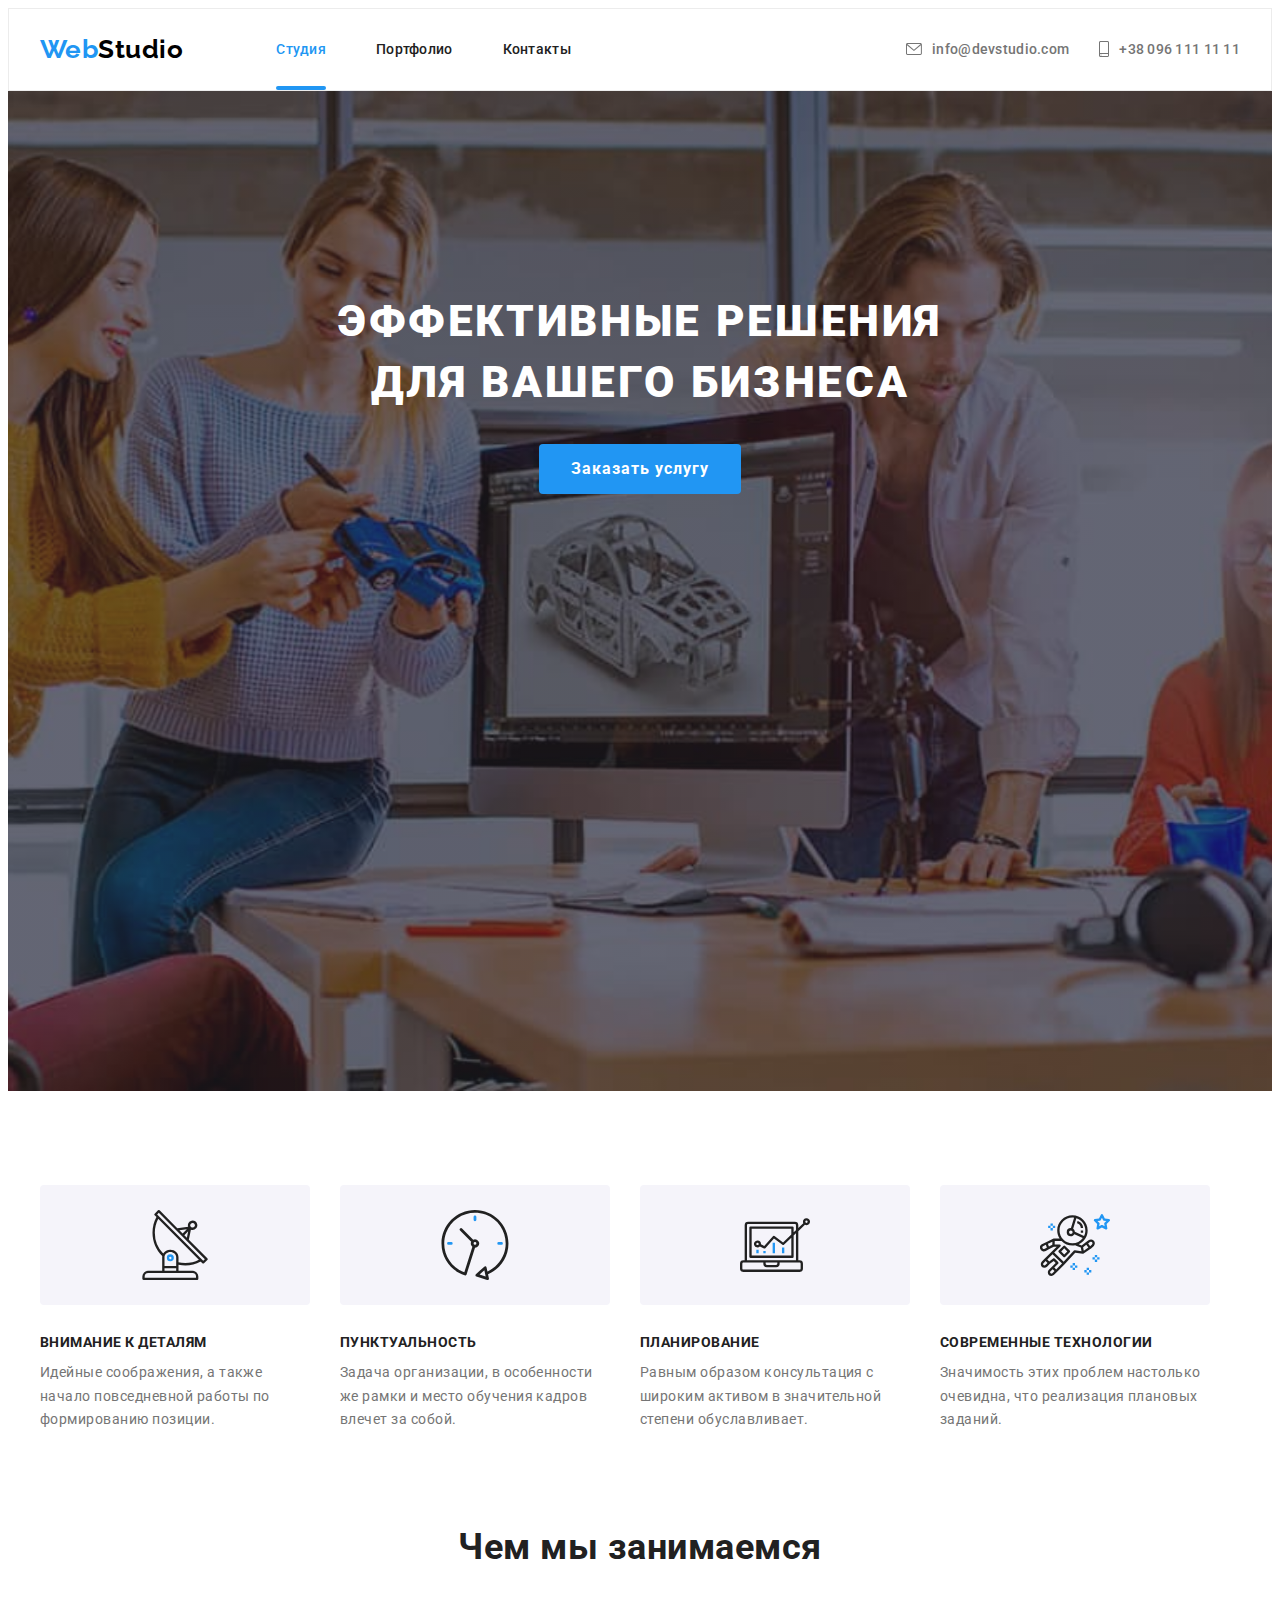
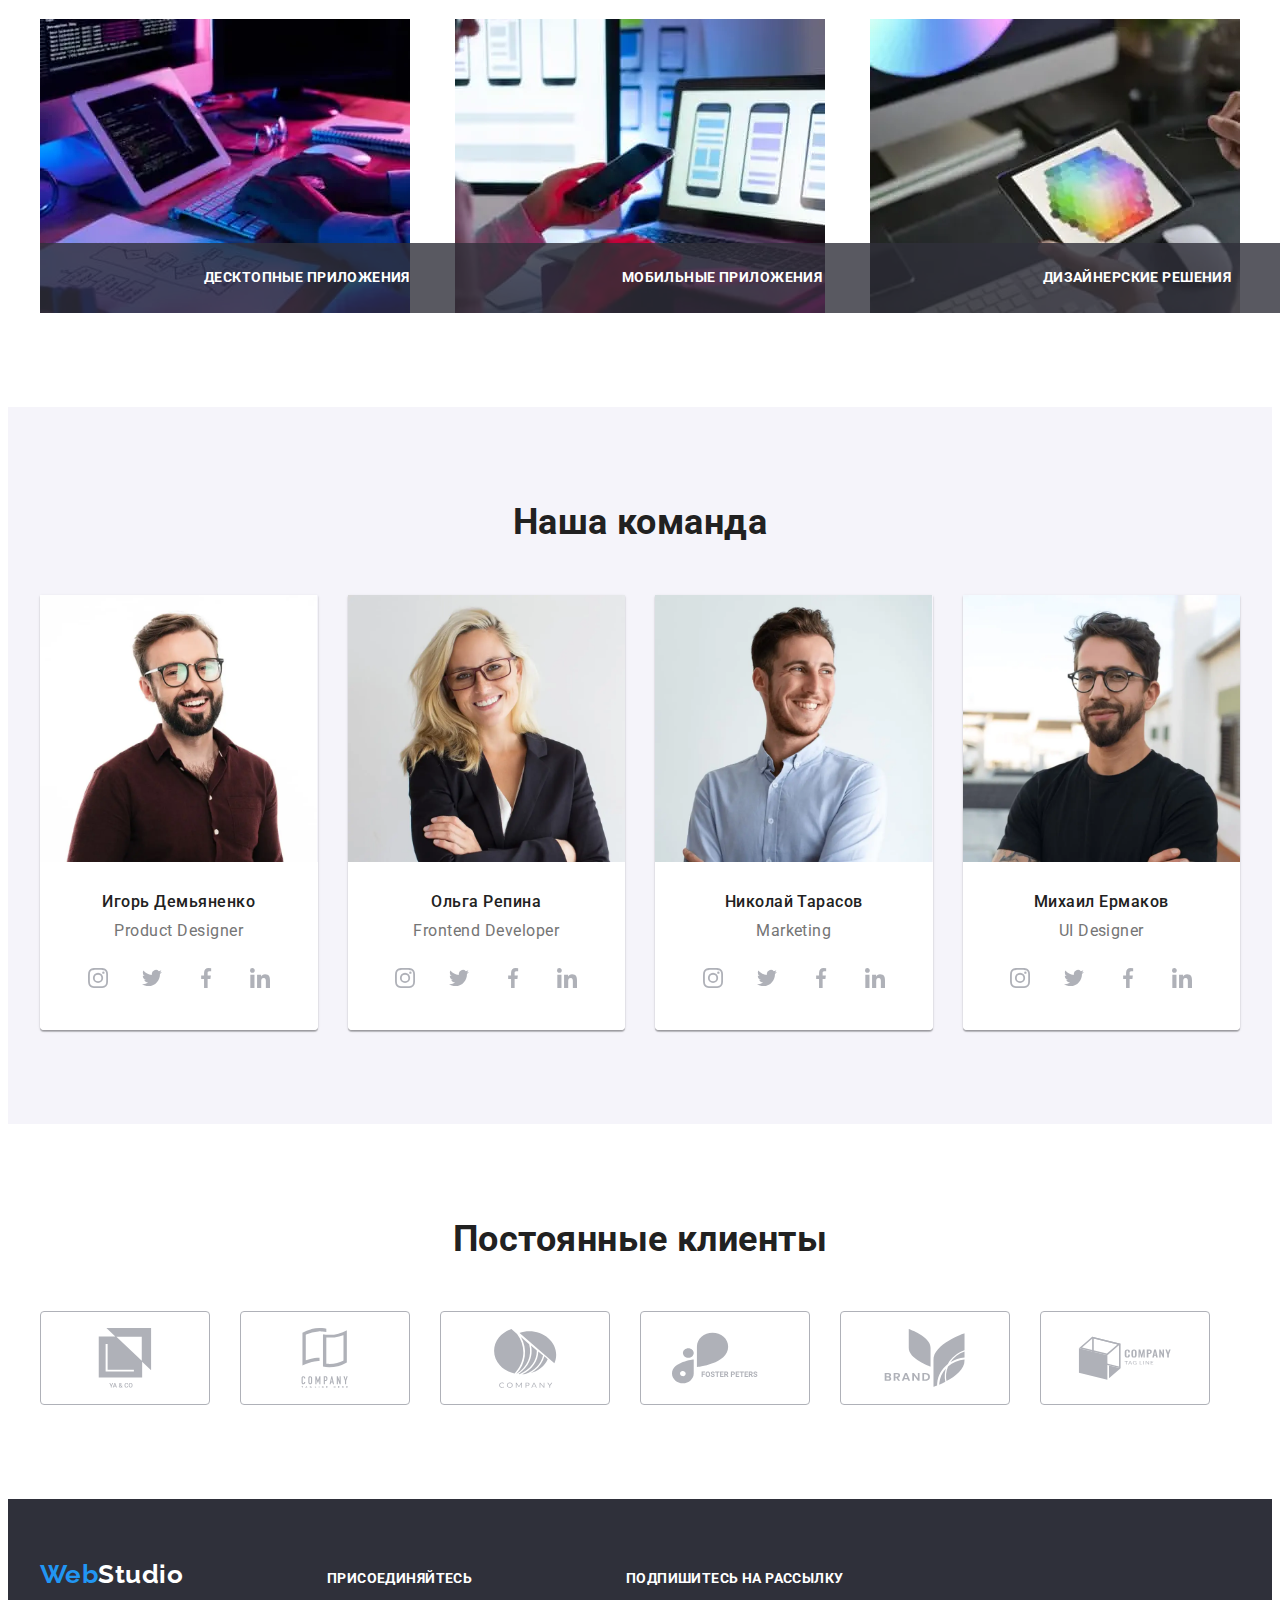
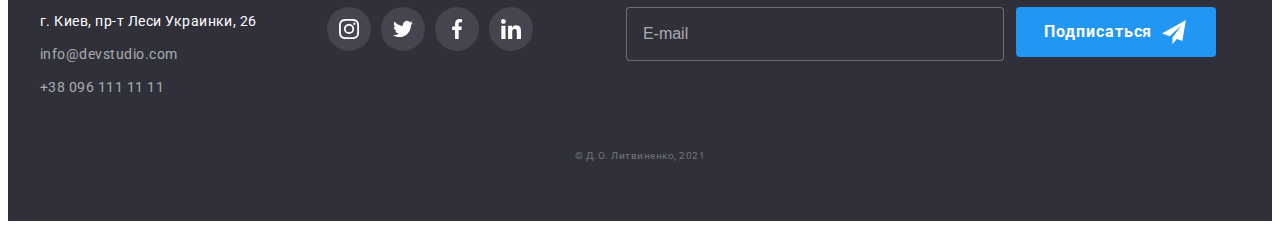
<file: index.html>
<!DOCTYPE html>
<html lang="ru">

<head>
    <meta charset="UTF-8">
    <meta name="viewport" content="width=device-width, initial-scale=1.0">
    <title>WebStudio</title>
    <link rel="preconnect" href="https://fonts.gstatic.com">
    <link rel="stylesheet" href="https://cdnjs.cloudflare.com/ajax/libs/animate.css/4.1.1/animate.min.css" />
    <link
        href="https://fonts.googleapis.com/css2?family=Raleway:wght@700&family=Roboto:wght@400;500;700;900&display=swap"
        rel="stylesheet">
    <link rel="stylesheet" href="https://cdnjs.cloudflare.com/ajax/libs/modern-normalize/1.0.0/modern-normalize.min.css"
        integrity="sha512-ISS7cAi1PEhQ8jnbJpJZMd29NlhNj4AWYyLOSp2CE/CsHxTCu+r+t0D2yoJudVrd0/8fTVPUVDzY5Tvli75u/g=="
        crossorigin="anonymous" />
    <link rel="stylesheet" href="./css/main.min.css">
</head>

<body>

    <!-- Header -->
    <header class="page-header">
        <div class="container header-container">
            <a href="./index.html" class="logo page-header__logo animate__rubberBand">
                <span class="logo__web">Web</span>Studio
            </a>

            <button class="mobile-button" type="button" data-menu-button aria-expanded="false"
                aria-controls="menu-container">
                <svg class="mobile-button__icon" width="24" height="16" aria-label="Переключатель мобильного меню">
                    <use class="mobile-button__menu" href="./img/symbol-defs.svg#menu-icon"></use>
                    <use class="mobile-button__cross" href="./img/symbol-defs.svg#cross"></use>
                </svg>
            </button>

            <div class="menu-container" id="menu-container" data-menu>
                <nav class="page-nav">
                    <ul class="page-nav__list list">
                        <li class="page-nav__item">
                            <a href="./index.html" class="page-nav__link page-nav--current">Студия</a>
                        </li>
                        <li class="page-nav__item">
                            <a href="./portfolio.html" class="page-nav__link">Портфолио</a>
                        </li>
                        <li class="page-nav__item">
                            <a href="#!" class="page-nav__link">Контакты</a>
                        </li>
                    </ul>
                </nav>

                <ul class="contacts list">
                    <li class="contacts__item">
                        <a href="mailto:info@devstudio.com" class="contacts__link">
                            <svg class="contacts__icon" width="16" height="12">
                                <use href="./img/symbol-defs.svg#envelope"></use>
                            </svg>
                            info@devstudio.com
                        </a>
                    </li>
                    <li class="contacts__item">
                        <a href="tel:+380961111111" class="contacts__link">
                            <svg class="contacts__icon" width="10" height="16">
                                <use href="./img/symbol-defs.svg#smartphone"></use>
                            </svg>
                            +38 096 111 11 11
                        </a>
                    </li>
                </ul>
                <ul class="social-menu list">
                    <li class="social-menu__item">
                        <a href="https://www.instagram.com/" target="_blank" rel="noopener noreferrer"
                            class="social-menu__link link" aria-label="instagram">
                            Instagram
                        </a>
                    </li>
                    <li class="social-menu__item">
                        <a href="https://twitter.com/" target="_blank" rel="noopener noreferrer"
                            class="social-menu__link link" aria-label="twitter">
                            Twitter
                        </a>
                    </li>
                    <li class="social-menu__item">
                        <a href="https://www.facebook.com/" target="_blank" rel="noopener noreferrer"
                            class="social-menu__link link" aria-label="facebook">
                            Facebook
                        </a>
                    </li>
                    <li class="social-menu__item">
                        <a href="https://www.linkedin.com/" target="_blank" rel="noopener noreferrer"
                            class="social-menu__link link" aria-label="linkedin">
                            LinkedIn
                        </a>
                    </li>
                </ul>
            </div>
        </div>
    </header>

    <main>
        <!-- Hero section -->
        <section class="hero-section">
            <h1 class="hero-section__title">Эффективные решения <br> для вашего бизнеса</h1>
            <button data-modal-open type="button" class="hero-section__button">Заказать услугу</button>
        </section>

        <!-- Benefits -->
        <section class="benefits section-padding">
            <div class="container">
                <h2 class="visually-hidden">Особенности</h2>
                <ul class="benefits-list list">
                    <li class="benefits-list__item">
                        <div class="benefits-list__container">
                            <svg class="benefits-list__icon" width="70" height="70">
                                <use href="./img/symbol-defs.svg#antenna-icon"></use>
                            </svg>
                        </div>
                        <h3 class="benefits-list__title">Внимание к деталям</h3>
                        <p class="benefits-list__text">Идейные соображения, а также начало повседневной работы по
                            формированию позиции.</p>
                    </li>

                    <li class="benefits-list__item">
                        <div class="benefits-list__container">
                            <svg class="benefits-list__icon" width="70" height="70">
                                <use href="./img/symbol-defs.svg#clock-icon"></use>
                            </svg>
                        </div>
                        <h3 class="benefits-list__title">Пунктуальность</h3>
                        <p class="benefits-list__text">Задача организации, в особенности же рамки и место обучения
                            кадров влечет за собой.</p>
                    </li>

                    <li class="benefits-list__item">
                        <div class="benefits-list__container">
                            <svg class="benefits-list__icon" width="70" height="70">
                                <use href="./img/symbol-defs.svg#diagram-icon"></use>
                            </svg>
                        </div>
                        <h3 class="benefits-list__title">Планирование</h3>
                        <p class="benefits-list__text">Равным образом консультация с широким активом в значительной
                            степени обуславливает.</p>
                    </li>

                    <li class="benefits-list__item">
                        <div class="benefits-list__container">
                            <svg class="benefits-list__icon" width="70" height="70">
                                <use href="./img/symbol-defs.svg#astronaut-icon"></use>
                            </svg>
                        </div>
                        <h3 class="benefits-list__title">Современные технологии</h3>
                        <p class="benefits-list__text">Значимость этих проблем настолько очевидна, что реализация
                            плановых заданий.</p>
                    </li>
                </ul>
            </div>
        </section>

        <!-- What we're doing -->
        <section class="occupation">
            <div class="container">
                <h2 class="occupation__title">Чем мы занимаемся</h2>
                <ul class="occupation-list list">
                    <li class="occupation-list__item">
                        <div class="occupation-list__thumb">
                            <picture class="occupation-list__picture">
                                <source srcset="./img/box1.webp 1x, ./img/box1@2x.webp 2x" media="(min-width: 1200px)"
                                    type="image/webp">
                                <source srcset="./img/box1.jpg 1x, ./img/box1@2x.jpg 2x" media="(min-width: 1200px)">
                                <img class="occupation-list__image" src="#" alt="Десктопные приложения" width="370"
                                    height="294">
                            </picture>
                            <p class="occupation-list__text">Десктопные приложения</p>
                        </div>
                    </li>
                    <li class="occupation-list__item">
                        <div class="occupation-list__thumb">
                            <picture class="occupation-list__picture">
                                <source srcset="./img/box2.webp 1x, ./img/box2@2x.webp 2x" media="(min-width: 1200px)"
                                    type="image/webp">
                                <source srcset="./img/box2.jpg 1x, ./img/box2@2x.jpg 2x" media="(min-width: 1200px)">
                                <img class="occupation-list__image" src="#" alt="Десктопные приложения" width="370"
                                    height="294">
                            </picture>
                            <p class="occupation-list__text">Мобильные приложения</p>
                        </div>
                    </li>
                    <li class="occupation-list__item">
                        <div class="occupation-list__thumb">
                            <picture class="occupation-list__picture">
                                <source srcset="./img/box3.webp 1x, ./img/box3@2x.webp 2x" media="(min-width: 1200px)"
                                    type="image/webp">
                                <source srcset="./img/box3.jpg 1x, ./img/box3@2x.jpg 2x" media="(min-width: 1200px)">
                                <img class="occupation-list__image" src="#" alt="Десктопные приложения" width="370"
                                    height="294">
                            </picture>
                            <p class="occupation-list__text">Дизайнерские решения</p>
                        </div>
                    </li>
                </ul>
            </div>
        </section>


        <!-- Our Team -->
        <section class="team section-padding">
            <div class="container">
                <h2 class="team__title">Наша команда</h2>
                <ul class="team-card list">
                    <li class="team-card__item">
                        <picture class="team-card__picture">
                            <source srcset="./img/team/teambox1-desktop.webp 1x, ./img/team/teambox1-desktop@2x.webp 2x"
                                media="(min-width: 1200px)" type="image/webp">
                            <source srcset="./img/team/teambox1-desktop.jpg 1x, ./img/team/teambox1-desktop@2x.jpg 2x"
                                media="(min-width: 1200px)">
                            <source srcset="./img/team/teambox1-tablet.webp 1x, ./img/team/teambox1-tablet@2x.webp 2x"
                                media="(min-width: 768px)" type="image/webp">
                            <source srcset="./img/team/teambox1-tablet.jpg 1x, ./img/team/teambox1-tablet@2x.jpg 2x"
                                media="(min-width: 768px)">
                            <source srcset="./img/team/teambox1-mobile.webp 1x, ./img/team/teambox1-mobile@2x.webp 2x"
                                media="(max-width: 767px)" type="image/webp">
                            <source srcset="./img/team/teambox1-mobile.jpg 1x, ./img/team/teambox1-mobile@2x.jpg 2x"
                                media="(max-width: 767px)">
                            <img class="team-card__image" src="./img/team/teambox1-mobile.jpg" alt="Игорь Демьяненко">
                        </picture>
                        <div class="team-card__desc">
                            <h3 class="team-card__name">Игорь Демьяненко</h3>
                            <p class="team-card__text" lang="en">Product Designer</p>

                            <ul class="social-network list">
                                <li class="social-network__item">
                                    <a href="https://www.instagram.com/" target="_blank" rel="noopener noreferrer"
                                        class="social-network__link" aria-label="instagram">
                                        <svg class="social-network__icon" width="20" height="20">
                                            <use href="./img/symbol-defs.svg#instagram"></use>
                                        </svg>
                                    </a>
                                </li>
                                <li class="social-network__item">
                                    <a href="https://twitter.com/" target="_blank" rel="noopener noreferrer"
                                        class="social-network__link" aria-label="twitter">
                                        <svg class="social-network__icon" width="20" height="20">
                                            <use href="./img/symbol-defs.svg#twitter"></use>
                                        </svg>
                                    </a>
                                </li>
                                <li class="social-network__item">
                                    <a href="https://www.facebook.com/" target="_blank" rel="noopener noreferrer"
                                        class="social-network__link" aria-label="facebook">
                                        <svg class="social-network__icon" width="20" height="20">
                                            <use href="./img/symbol-defs.svg#facebook"></use>
                                        </svg>
                                    </a>
                                </li>
                                <li class="social-network__item">
                                    <a href="https://www.linkedin.com/" target="_blank" rel="noopener noreferrer"
                                        class="social-network__link" aria-label="linkedin">
                                        <svg class="social-network__icon" width="20" height="20">
                                            <use href="./img/symbol-defs.svg#linkedin"></use>
                                        </svg>
                                    </a>
                                </li>
                            </ul>
                        </div>

                    </li>

                    <li class="team-card__item">
                        <picture class="team-card__picture">
                            <source srcset="./img/team/teambox2-desktop.webp 1x, ./img/team/teambox2-desktop@2x.webp 2x"
                                media="(min-width: 1200px)" type="image/webp">
                            <source srcset="./img/team/teambox2-desktop.jpg 1x, ./img/team/teambox2-desktop@2x.jpg 2x"
                                media="(min-width: 1200px)">
                            <source srcset="./img/team/teambox2-tablet.webp 1x, ./img/team/teambox2-tablet@2x.webp 2x"
                                media="(min-width: 768px)" type="image/webp">
                            <source srcset="./img/team/teambox2-tablet.jpg 1x, ./img/team/teambox2-tablet@2x.jpg 2x"
                                media="(min-width: 768px)">
                            <source srcset="./img/team/teambox2-mobile.webp 1x, ./img/team/teambox2-mobile@2x.webp 2x"
                                media="(max-width: 767px)" type="image/webp">
                            <source srcset="./img/team/teambox2-mobile.jpg 1x, ./img/team/teambox2-mobile@2x.jpg 2x"
                                media="(max-width: 767px)">
                            <img class="team-card__image" src="./img/team/teambox2-mobile.jpg" alt="Ольга Репина">
                        </picture>

                        <div class="team-card__desc">
                            <h3 class="team-card__name">Ольга Репина</h3>
                            <p class="team-card__text" lang="en">Frontend Developer</p>

                            <ul class="social-network list">
                                <li class="social-network__item">
                                    <a href="https://www.instagram.com/" target="_blank" rel="noopener noreferrer"
                                        class="social-network__link" aria-label="instagram">
                                        <svg class="social-network__icon" width="20" height="20">
                                            <use href="./img/symbol-defs.svg#instagram"></use>
                                        </svg>
                                    </a>
                                </li>
                                <li class="social-network__item">
                                    <a href="https://twitter.com/" target="_blank" rel="noopener noreferrer"
                                        class="social-network__link" aria-label="twitter">
                                        <svg class="social-network__icon" width="20" height="20">
                                            <use href="./img/symbol-defs.svg#twitter"></use>
                                        </svg>
                                    </a>
                                </li>
                                <li class="social-network__item">
                                    <a href="https://www.facebook.com/" target="_blank" rel="noopener noreferrer"
                                        class="social-network__link" aria-label="facebook">
                                        <svg class="social-network__icon" width="20" height="20">
                                            <use href="./img/symbol-defs.svg#facebook"></use>
                                        </svg>
                                    </a>
                                </li>
                                <li class="social-network__item">
                                    <a href="https://www.linkedin.com/" target="_blank" rel="noopener noreferrer"
                                        class="social-network__link" aria-label="linkedin">
                                        <svg class="social-network__icon" width="20" height="20">
                                            <use href="./img/symbol-defs.svg#linkedin"></use>
                                        </svg>
                                    </a>
                                </li>
                            </ul>
                        </div>
                    </li>

                    <li class="team-card__item">
                        <picture class="team-card__picture">
                            <source srcset="./img/team/teambox3-desktop.webp 1x, ./img/team/teambox3-desktop@2x.webp 2x"
                                media="(min-width: 1200px)" type="image/webp">
                            <source srcset="./img/team/teambox3-desktop.jpg 1x, ./img/team/teambox3-desktop@2x.jpg 2x"
                                media="(min-width: 1200px)">
                            <source srcset="./img/team/teambox3-tablet.webp 1x, ./img/team/teambox3-tablet@2x.webp 2x"
                                media="(min-width: 768px)" type="image/webp">
                            <source srcset="./img/team/teambox3-tablet.jpg 1x, ./img/team/teambox3-tablet@2x.jpg 2x"
                                media="(min-width: 768px)">
                            <source srcset="./img/team/teambox3-mobile.webp 1x, ./img/team/teambox3-mobile@2x.webp 2x"
                                media="(max-width: 767px)" type="image/webp">
                            <source srcset="./img/team/teambox3-mobile.jpg 1x, ./img/team/teambox3-mobile@2x.jpg 2x"
                                media="(max-width: 767px)">
                            <img class="team-card__image" src="./img/team/teambox3-mobile.jpg" alt="Николай Тарасов">
                        </picture>

                        <div class="team-card__desc">
                            <h3 class="team-card__name">Николай Тарасов</h3>
                            <p class="team-card__text" lang="en">Marketing</p>

                            <ul class="social-network list">
                                <li class="social-network__item">
                                    <a href="https://www.instagram.com/" target="_blank" rel="noopener noreferrer"
                                        class="social-network__link" aria-label="instagram">
                                        <svg class="social-network__icon" width="20" height="20">
                                            <use href="./img/symbol-defs.svg#instagram"></use>
                                        </svg>
                                    </a>
                                </li>
                                <li class="social-network__item">
                                    <a href="https://twitter.com/" target="_blank" rel="noopener noreferrer"
                                        class="social-network__link" aria-label="twitter">
                                        <svg class="social-network__icon" width="20" height="20">
                                            <use href="./img/symbol-defs.svg#twitter"></use>
                                        </svg>
                                    </a>
                                </li>
                                <li class="social-network__item">
                                    <a href="https://www.facebook.com/" target="_blank" rel="noopener noreferrer"
                                        class="social-network__link" aria-label="facebook">
                                        <svg class="social-network__icon" width="20" height="20">
                                            <use href="./img/symbol-defs.svg#facebook"></use>
                                        </svg>
                                    </a>
                                </li>
                                <li class="social-network__item">
                                    <a href="https://www.linkedin.com/" target="_blank" rel="noopener noreferrer"
                                        class="social-network__link" aria-label="linkedin">
                                        <svg class="social-network__icon" width="20" height="20">
                                            <use href="./img/symbol-defs.svg#linkedin"></use>
                                        </svg>
                                    </a>
                                </li>
                            </ul>
                        </div>
                    </li>

                    <li class="team-card__item">
                        <picture class="team-card__picture">
                            <source srcset="./img/team/teambox4-desktop.webp 1x, ./img/team/teambox4-desktop@2x.webp 2x"
                                media="(min-width: 1200px)" type="image/webp">
                            <source srcset="./img/team/teambox4-desktop.jpg 1x, ./img/team/teambox4-desktop@2x.jpg 2x"
                                media="(min-width: 1200px)">
                            <source srcset="./img/team/teambox4-tablet.webp 1x, ./img/team/teambox4-tablet@2x.webp 2x"
                                media="(min-width: 768px)" type="image/webp">
                            <source srcset="./img/team/teambox4-tablet.jpg 1x, ./img/team/teambox4-tablet@2x.jpg 2x"
                                media="(min-width: 768px)">
                            <source srcset="./img/team/teambox4-mobile.webp 1x, ./img/team/teambox4-mobile@2x.webp 2x"
                                media="(max-width: 767px)" type="image/webp">
                            <source srcset="./img/team/teambox4-mobile.jpg 1x, ./img/team/teambox4-mobile@2x.jpg 2x"
                                media="(max-width: 767px)">
                            <img class="team-card__image" src="./img/team/teambox4-mobile.jpg" alt="Михаил Ермаков">
                        </picture>

                        <div class="team-card__desc">
                            <h3 class="team-card__name">Михаил Ермаков</h3>
                            <p class="team-card__text" lang="en">UI Designer</p>

                            <ul class="social-network list">
                                <li class="social-network__item">
                                    <a href="https://www.instagram.com/" target="_blank" rel="noopener noreferrer"
                                        class="social-network__link" aria-label="instagram">
                                        <svg class="social-network__icon" width="20" height="20">
                                            <use href="./img/symbol-defs.svg#instagram"></use>
                                        </svg>
                                    </a>
                                </li>
                                <li class="social-network__item">
                                    <a href="https://twitter.com/" target="_blank" rel="noopener noreferrer"
                                        class="social-network__link" aria-label="twitter">
                                        <svg class="social-network__icon" width="20" height="20">
                                            <use href="./img/symbol-defs.svg#twitter"></use>
                                        </svg>
                                    </a>
                                </li>
                                <li class="social-network__item">
                                    <a href="https://www.facebook.com/" target="_blank" rel="noopener noreferrer"
                                        class="social-network__link" aria-label="facebook">
                                        <svg class="social-network__icon" width="20" height="20">
                                            <use href="./img/symbol-defs.svg#facebook"></use>
                                        </svg>
                                    </a>
                                </li>
                                <li class="social-network__item">
                                    <a href="https://www.linkedin.com/" target="_blank" rel="noopener noreferrer"
                                        class="social-network__link" aria-label="linkedin">
                                        <svg class="social-network__icon" width="20" height="20">
                                            <use href="./img/symbol-defs.svg#linkedin"></use>
                                        </svg>
                                    </a>
                                </li>
                            </ul>
                        </div>
                    </li>
                </ul>
            </div>
        </section>

        <!-- Regular Customers -->
        <section class="regular-customers section-padding">
            <div class="container">
                <h2 class="regular-customers__title">Постоянные клиенты</h2>
                <ul class="customers list">
                    <li class="customers__item">
                        <a href="#!" class="customers__link" aria-label="Клиент 1">
                            <svg class="customers__icon" width="106" height="60">
                                <use href="./img/symbol-defs.svg#client-1"></use>
                            </svg>
                        </a>
                    </li>
                    <li class="customers__item">
                        <a href="#!" class="customers__link" aria-label="Клиент 2">
                            <svg class="customers__icon" width="106" height="60">
                                <use href="./img/symbol-defs.svg#client-2"></use>
                            </svg>
                        </a>
                    </li>
                    <li class="customers__item">
                        <a href="#!" class="customers__link" aria-label="Клиент 3">
                            <svg class="customers__icon" width="106" height="60">
                                <use href="./img/symbol-defs.svg#client-3"></use>
                            </svg>
                        </a>
                    </li>
                    <li class="customers__item">
                        <a href="#!" class="customers__link" aria-label="Клиент 4">
                            <svg class="customers__icon" width="106" height="60">
                                <use href="./img/symbol-defs.svg#client-4"></use>
                            </svg>
                        </a>
                    </li>
                    <li class="customers__item">
                        <a href="#!" class="customers__link" aria-label="Клиент 5">
                            <svg class="customers__icon" width="106" height="60">
                                <use href="./img/symbol-defs.svg#client-5"></use>
                            </svg>
                        </a>
                    </li>
                    <li class="customers__item">
                        <a href="#!" class="customers__link" aria-label="Клиент 6">
                            <svg class="customers__icon" width="94" height="44">
                                <use href="./img/symbol-defs.svg#client-6"></use>
                            </svg>
                        </a>
                    </li>
                </ul>
            </div>
        </section>
    </main>

    <!-- Footer -->
    <footer class="page-footer">
        <div class="container page-footer--container">
            <div class="wrapper">
                <div class="address-container">
                    <a href="./index.html" class="logo page-footer--logo animate__rubberBand">
                        <span class="logo__web">Web</span>Studio
                    </a>

                    <address class="address">
                        <ul class="address-list list">
                            <li class="address-list__item">
                                <a href="https://goo.gl/maps/jZqZyX6BY9Eupkvq6" target="_blank"
                                    rel="noopener noreferrer" class="address-list__link address-list--link">
                                    г. Киев, пр-т Леси Украинки, 26
                                </a>
                            </li>
                            <li class="address-list__item">
                                <a href="mailto:info@devstudio.com" class="address-list__link">
                                    info@devstudio.com
                                </a>
                            </li>
                            <li class="address-list__item">
                                <a href="tel:+380961111111" class="address-list__link">
                                    +38 096 111 11 11
                                </a>
                            </li>
                        </ul>
                    </address>
                </div>
                <div class="join">
                    <b class="join__title">Присоединяйтесь</b>
                    <ul class="social list">
                        <li class="social__item">
                            <a href="https://www.instagram.com/" target="_blank" rel="noopener noreferrer"
                                class="social__link" aria-label="intagram">
                                <svg class="social__icon" width="20" height="20">
                                    <use href="./img/symbol-defs.svg#instagram"></use>
                                </svg>
                            </a>
                        </li>
                        <li class="social__item">
                            <a href="https://twitter.com/" target="_blank" rel="noopener noreferrer"
                                class="social__link" aria-label="twitter">
                                <svg class="social__icon" width="20" height="20">
                                    <use href="./img/symbol-defs.svg#twitter"></use>
                                </svg>
                            </a>
                        </li>
                        <li class="social__item">
                            <a href="https://www.facebook.com/" target="_blank" rel="noopener noreferrer"
                                class="social__link" aria-label="facebook">
                                <svg class="social__icon" width="20" height="20">
                                    <use href="./img/symbol-defs.svg#facebook"></use>
                                </svg>
                            </a>
                        </li>
                        <li class="social__item">
                            <a href="https://www.linkedin.com/" target="_blank" rel="noopener noreferrer"
                                class="social__link" aria-label="linkedin">
                                <svg class="social__icon" width="20" height="20">
                                    <use href="./img/symbol-defs.svg#linkedin"></use>
                                </svg>
                            </a>
                        </li>
                    </ul>
                </div>
            </div>
            <form class="subscribe">
                <label for="e-mail" class="subscribe__title">Подпишитесь на рассылку</label>
                <div class="subscribe-form">
                    <input class="subscribe-form__input" type="email" name="subscribe-email" id="e-mail"
                        placeholder="E-mail" required>
                    <button class="subscribe-form__button" type="submit">
                        Подписаться
                        <svg class="subscribe-form__icon" width="24" height="24">
                            <use href="./img/symbol-defs.svg#icon-send"></use>
                        </svg>
                    </button>
                </div>
            </form>
        </div>
        <p class="copy-right"> &#169 Д.О. Литвиненко, 2021</p>
    </footer>

    <!-- Modal Window -->
    <div data-modal class="backdrop is-hidden">
        <div class="modal-window">
            <button data-modal-close class="modal-button" type="button">
                <svg class="modal-button__icon" width="18" height="18">
                    <use href="./img/symbol-defs.svg#close-btn"></use>
                </svg>
            </button>

            <form action="#!" method="GET" class="modal-form">
                <b class="modal-form__title">Оставьте свои данные, мы вам перезвоним</b>
                <label class="modal-form__label">
                    Имя*
                    <span class="modal-form__field">
                        <input type="text" class="modal-form__input" name="user-name" required minlength="2">
                        <svg class="modal-form__icon" width="18" height="18">
                            <use href="./img/symbol-defs.svg#person-name"></use>
                        </svg>
                    </span>
                </label>

                <label class="modal-form__label">
                    Телефон*
                    <span class="modal-form__field">
                        <input type="tel" class="modal-form__input" name="user-phone" required
                            pattern="[0-9]{3}-[0-9]{3}-[0-9]{2}-[0-9]{2}" title="096-111-11-11">
                        <svg class="modal-form__icon" width="18" height="18">
                            <use href="./img/symbol-defs.svg#person-phone"></use>
                        </svg>
                    </span>
                </label>

                <label class="modal-form__label">
                    Почта*
                    <span class="modal-form__field">
                        <input type="email" class="modal-form__input" name="user-email" required>
                        <svg class="modal-form__icon" width="18" height="18">
                            <use href="./img/symbol-defs.svg#person-email"></use>
                        </svg>
                    </span>
                </label>

                <label for="comment" class="modal-form__label modal-form--label">
                    Комментарий
                    <textarea name="user-comment" class="modal-form__input modal-form--textarea" id="comment" rows="10"
                        placeholder="Введите текст"></textarea>
                </label>

                <input type="checkbox" class="form-checkbox visually-hidden" id="checkbox" name="user-policy" required>
                <label for="checkbox" class="form-checkbox-policy">Соглашаюсь с рассылкой и принимаю <a href="#!"
                        class="form-checkbox-policy__link">Условия договора</a> </label>
                <button class="form-button" type="submit">Отправить</button>
            </form>
        </div>
    </div>

    <script src="./js/menu.js"></script>
    <script src="./js/modal.js"></script>
</body>
</html>
</file>
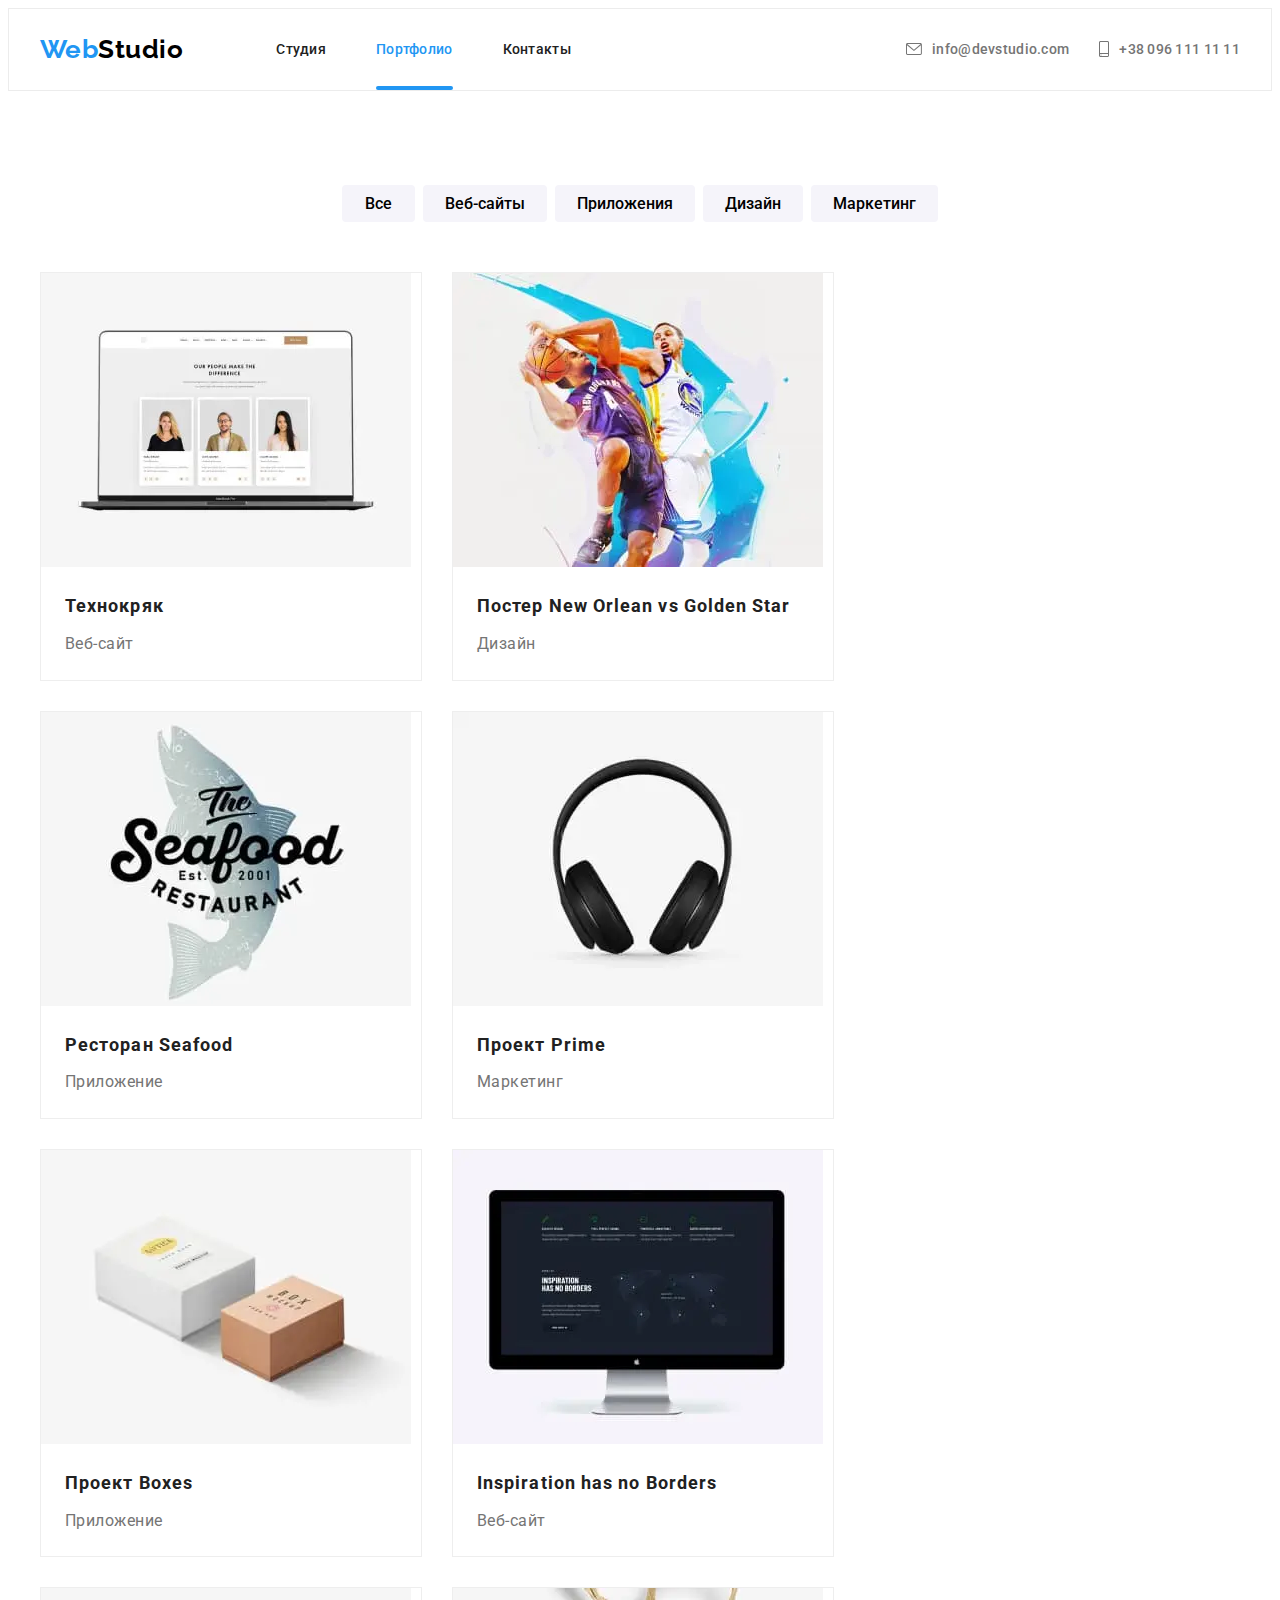
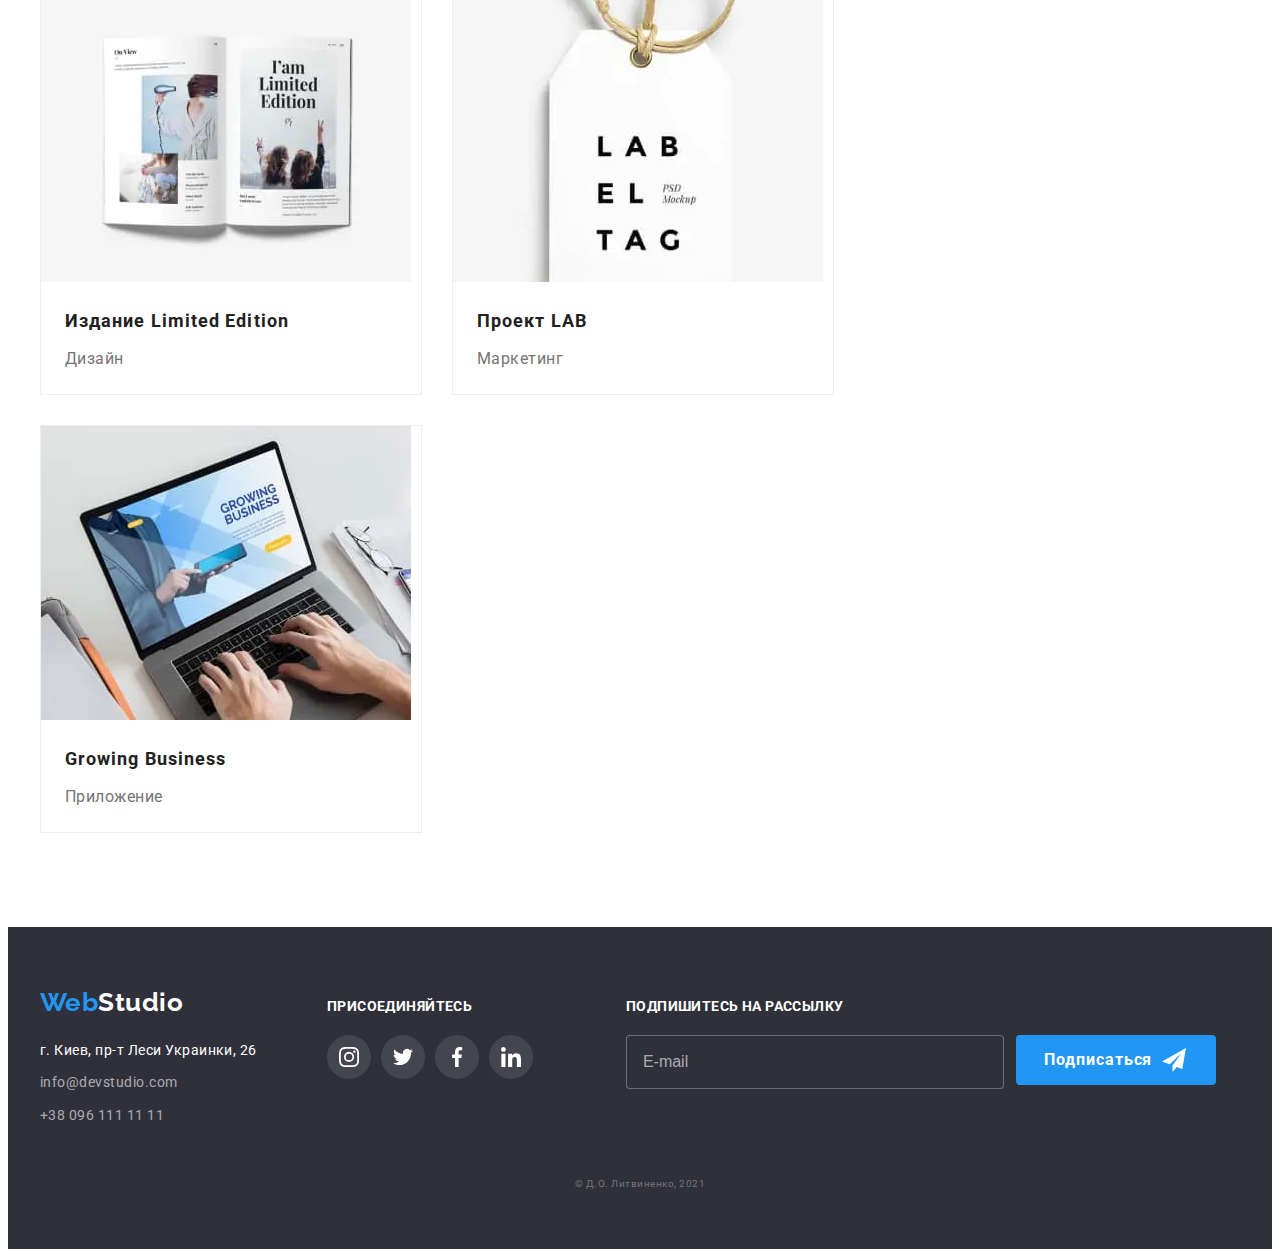
<file: portfolio.html>
<!DOCTYPE html>
<html lang="ru">

<head>
    <meta charset="UTF-8">
    <meta name="viewport" content="width=device-width, initial-scale=1.0">
    <title>Portfolio</title>
    <link rel="preconnect" href="https://fonts.gstatic.com">
    <link rel="stylesheet" href="https://cdnjs.cloudflare.com/ajax/libs/animate.css/4.1.1/animate.min.css" />
    <link
        href="https://fonts.googleapis.com/css2?family=Raleway:wght@700&family=Roboto:wght@400;500;700;900&display=swap"
        rel="stylesheet">
    <link rel="stylesheet" href="https://cdnjs.cloudflare.com/ajax/libs/modern-normalize/1.0.0/modern-normalize.min.css"
        integrity="sha512-ISS7cAi1PEhQ8jnbJpJZMd29NlhNj4AWYyLOSp2CE/CsHxTCu+r+t0D2yoJudVrd0/8fTVPUVDzY5Tvli75u/g=="
        crossorigin="anonymous" />
    <link rel="stylesheet" href="./css/main.min.css">
</head>

<body>

    <!-- Header -->
    <header class="page-header">
        <div class="container header-container">
            <a href="./index.html" class="logo page-header__logo animate__rubberBand">
                <span class="logo__web">Web</span>Studio
            </a>

            <button class="mobile-button" type="button" data-menu-button aria-expanded="false"
                aria-controls="menu-container">
                <svg class="mobile-button__icon" width="24" height="16" aria-label="Переключатель мобильного меню">
                    <use class="mobile-button__menu" href="./img/symbol-defs.svg#menu-icon"></use>
                    <use class="mobile-button__cross" href="./img/symbol-defs.svg#cross"></use>
                </svg>
            </button>

            <div class="menu-container" id="menu-container" data-menu>

                <nav class="page-nav">
                    <ul class="page-nav__list list">
                        <li class="page-nav__item">
                            <a href="./index.html" class="page-nav__link">Студия</a>
                        </li>
                        <li class="page-nav__item">
                            <a href="./portfolio.html" class="page-nav__link  page-nav--current">Портфолио</a>
                        </li>
                        <li class="page-nav__item">
                            <a href="#!" class="page-nav__link">Контакты</a>
                        </li>
                    </ul>
                </nav>

                <ul class="contacts list">
                    <li class="contacts__item">
                        <a href="mailto:info@devstudio.com" class="contacts__link">
                            <svg class="contacts__icon" width="16" height="12">
                                <use href="./img/symbol-defs.svg#envelope"></use>
                            </svg>
                            info@devstudio.com
                        </a>
                    </li>
                    <li class="contacts__item">
                        <a href="tel:+380961111111" class="contacts__link">
                            <svg class="contacts__icon" width="10" height="16">
                                <use href="./img/symbol-defs.svg#smartphone"></use>
                            </svg>
                            +38 096 111 11 11
                        </a>
                    </li>
                </ul>
                <ul class="social-menu list">
                    <li class="social-menu__item">
                        <a href="https://www.instagram.com/" target="_blank" rel="noopener noreferrer"
                            class="social-menu__link link" aria-label="instagram">
                            Instagram
                        </a>
                    </li>
                    <li class="social-menu__item">
                        <a href="https://twitter.com/" target="_blank" rel="noopener noreferrer"
                            class="social-menu__link link" aria-label="twitter">
                            Twitter
                        </a>
                    </li>
                    <li class="social-menu__item">
                        <a href="https://www.facebook.com/" target="_blank" rel="noopener noreferrer"
                            class="social-menu__link link" aria-label="facebook">
                            Facebook
                        </a>
                    </li>
                    <li class="social-menu__item">
                        <a href="https://www.linkedin.com/" target="_blank" rel="noopener noreferrer"
                            class="social-menu__link link" aria-label="linkedin">
                            LinkedIn
                        </a>
                    </li>
                </ul>
            </div>
        </div>
    </header>
    <main>
        <!-- Projects -->
        <section class="projects section-padding">
            <div class="container">
                <h1 class="visually-hidden">Портфолио</h1>
                <ul class="projects-filters list">
                    <li class="projects-filters__item">
                        <button class="projects-filters__button" type="button">Все</button>
                    </li>
                    <li class="projects-filters__item">
                        <button class="projects-filters__button" type="button">Веб-сайты</button>
                    </li>
                    <li class="projects-filters__item">
                        <button class="projects-filters__button" type="button">Приложения</button>
                    </li>
                    <li class="projects-filters__item">
                        <button class="projects-filters__button" type="button">Дизайн</button>
                    </li>
                    <li class="projects-filters__item">
                        <button class="projects-filters__button" type="button">Маркетинг</button>
                    </li>
                </ul>

                <ul class="projects-cards list">
                    <li class="projects-cards__item">
                        <a href="#!" class="projects-cards__link">
                            <div class="projects-cards__overlay">
                                <picture class="projects-card__picture">
                                    <source
                                        srcset="./img/projects/project1-desktop.webp 1x, ./img/projects/project1-desktop@2x.webp 2x"
                                        media="(min-width: 1200px)" type="image/webp">
                                    <source
                                        srcset="./img/projects/project1-desktop.jpg 1x, ./img/projects/project1-desktop@2x.jpg 2x"
                                        media="(min-width: 1200px)">
                                    <source
                                        srcset="./img/projects/project1-tablet.webp 1x, ./img/projects/project1-tablet@2x.webp 2x"
                                        media="(min-width: 768px)" type="image/webp">
                                    <source
                                        srcset="./img/projects/project1-tablet.jpg 1x, ./img/projects/project1-tablet@2x.jpg 2x"
                                        media="(min-width: 768px)">
                                    <source
                                        srcset="./img/projects/project1-mobile.webp 1x, ./img/projects/project1-mobile@2x.webp 2x"
                                        media="(max-width: 767px)" type="image/webp">
                                    <source
                                        srcset="./img/projects/project1-mobile.jpg 1x, ./img/projects/project1-mobile@2x.jpg 2x"
                                        media="(max-width: 767px)">
                                    <img class="projects-cards__image" src="./img/projects/project1-mobile.jpg"
                                        alt="Проект Технокряк">
                                </picture>

                                <p class="projects-cards__desc">
                                    Технокряк это современная площадка распространения коронавируса. Компании используют
                                    эту платформу для цифрового
                                    шпионажа и атак на защищённые сервера конкурентов.
                                </p>
                            </div>
                            <div class="projects-cards__content">
                                <h2 class="projects-cards__title">Технокряк</h2>
                                <p class="projects-cards__text">Веб-сайт</p>
                            </div>
                        </a>
                    </li>

                    <li class="projects-cards__item">
                        <a href="#!" class="projects-cards__link">
                            <div class="projects-cards__overlay">
                                <picture class="projects-card__picture">
                                    <source
                                        srcset="./img/projects/project2-desktop.webp 1x, ./img/projects/project2-desktop@2x.webp 2x"
                                        media="(min-width: 1200px)" type="image/webp">
                                    <source
                                        srcset="./img/projects/project2-desktop.jpg 1x, ./img/projects/project2-desktop@2x.jpg 2x"
                                        media="(min-width: 1200px)">
                                    <source
                                        srcset="./img/projects/project2-tablet.webp 1x, ./img/projects/project2-tablet@2x.webp 2x"
                                        media="(min-width: 768px)" type="image/webp">
                                    <source
                                        srcset="./img/projects/project2-tablet.jpg 1x, ./img/projects/project2-tablet@2x.jpg 2x"
                                        media="(min-width: 768px)">
                                    <source
                                        srcset="./img/projects/project2-mobile.webp 1x, ./img/projects/project2-mobile@2x.webp 2x"
                                        media="(max-width: 767px)" type="image/webp">
                                    <source
                                        srcset="./img/projects/project2-mobile.jpg 1x, ./img/projects/project2-mobile@2x.jpg 2x"
                                        media="(max-width: 767px)">
                                    <img class="projects-cards__image" src="./img/projects/project2-mobile.jpg"
                                        alt="Постер Новый Орлеан против Золотых звёзд">
                                </picture>

                                <p class="projects-cards__desc">
                                    Технокряк это современная площадка распространения коронавируса. Компании используют
                                    эту платформу для цифрового
                                    шпионажа и атак на защищённые сервера конкурентов.
                                </p>
                            </div>
                            <div class="projects-cards__content">
                                <h2 class="projects-cards__title">Постер New Orlean vs Golden Star</h2>
                                <p class="projects-cards__text">Дизайн</p>
                            </div>
                        </a>
                    </li>

                    <li class="projects-cards__item">
                        <a href="#!" class="projects-cards__link">
                            <div class="projects-cards__overlay">
                                <picture class="projects-card__picture">
                                    <source
                                        srcset="./img/projects/project3-desktop.webp 1x, ./img/projects/project3-desktop@2x.webp 2x"
                                        media="(min-width: 1200px)" type="image/webp">
                                    <source
                                        srcset="./img/projects/project3-desktop.jpg 1x, ./img/projects/project3-desktop@2x.jpg 2x"
                                        media="(min-width: 1200px)">
                                    <source
                                        srcset="./img/projects/project3-tablet.webp 1x, ./img/projects/project3-tablet@2x.webp 2x"
                                        media="(min-width: 768px)" type="image/webp">
                                    <source
                                        srcset="./img/projects/project3-tablet.jpg 1x, ./img/projects/project3-tablet@2x.jpg 2x"
                                        media="(min-width: 768px)">
                                    <source
                                        srcset="./img/projects/project3-mobile.webp 1x, ./img/projects/project3-mobile@2x.webp 2x"
                                        media="(max-width: 767px)" type="image/webp">
                                    <source
                                        srcset="./img/projects/project3-mobile.jpg 1x, ./img/projects/project3-mobile@2x.jpg 2x"
                                        media="(max-width: 767px)">
                                    <img class="projects-cards__image" src="./img/projects/project3-mobile.jpg"
                                        alt="Ресторан Морепродукты">
                                </picture>

                                <p class="projects-cards__desc">
                                    Технокряк это современная площадка распространения коронавируса. Компании используют
                                    эту платформу для цифрового
                                    шпионажа и атак на защищённые сервера конкурентов.
                                </p>
                            </div>
                            <div class="projects-cards__content">
                                <h2 class="projects-cards__title">Ресторан Seafood</h2>
                                <p class="projects-cards__text">Приложение</p>
                            </div>
                        </a>
                    </li>

                    <li class="projects-cards__item">
                        <a href="#!" class="projects-cards__link">
                            <div class="projects-cards__overlay">
                                <picture class="projects-card__picture">
                                    <source
                                        srcset="./img/projects/project4-desktop.webp 1x, ./img/projects/project4-desktop@2x.webp 2x"
                                        media="(min-width: 1200px)" type="image/webp">
                                    <source
                                        srcset="./img/projects/project4-desktop.jpg 1x, ./img/projects/project4-desktop@2x.jpg 2x"
                                        media="(min-width: 1200px)">
                                    <source
                                        srcset="./img/projects/project4-tablet.webp 1x, ./img/projects/project4-tablet@2x.webp 2x"
                                        media="(min-width: 768px)" type="image/webp">
                                    <source
                                        srcset="./img/projects/project4-tablet.jpg 1x, ./img/projects/project4-tablet@2x.jpg 2x"
                                        media="(min-width: 768px)">
                                    <source
                                        srcset="./img/projects/project4-mobile.webp 1x, ./img/projects/project4-mobile@2x.webp 2x"
                                        media="(max-width: 767px)" type="image/webp">
                                    <source
                                        srcset="./img/projects/project4-mobile.jpg 1x, ./img/projects/project4-mobile@2x.jpg 2x"
                                        media="(max-width: 767px)">
                                    <img class="projects-cards__image" src="./img/projects/project4-mobile.jpg"
                                        alt="Проект Начало">
                                </picture>

                                <p class="projects-cards__desc">
                                    Технокряк это современная площадка распространения коронавируса. Компании используют
                                    эту платформу для цифрового
                                    шпионажа и атак на защищённые сервера конкурентов.
                                </p>
                            </div>
                            <div class="projects-cards__content">
                                <h2 class="projects-cards__title">Проект Prime</h2>
                                <p class="projects-cards__text">Маркетинг</p>
                            </div>
                        </a>
                    </li>

                    <li class="projects-cards__item">
                        <a href="#!" class="projects-cards__link">
                            <div class="projects-cards__overlay">
                                <picture class="projects-card__picture">
                                    <source
                                        srcset="./img/projects/project5-desktop.webp 1x, ./img/projects/project5-desktop@2x.webp 2x"
                                        media="(min-width: 1200px)" type="image/webp">
                                    <source
                                        srcset="./img/projects/project5-desktop.jpg 1x, ./img/projects/project5-desktop@2x.jpg 2x"
                                        media="(min-width: 1200px)">
                                    <source
                                        srcset="./img/projects/project5-tablet.webp 1x, ./img/projects/project5-tablet@2x.webp 2x"
                                        media="(min-width: 768px)" type="image/webp">
                                    <source
                                        srcset="./img/projects/project5-tablet.jpg 1x, ./img/projects/project5-tablet@2x.jpg 2x"
                                        media="(min-width: 768px)">
                                    <source
                                        srcset="./img/projects/project5-mobile.webp 1x, ./img/projects/project5-mobile@2x.webp 2x"
                                        media="(max-width: 767px)" type="image/webp">
                                    <source
                                        srcset="./img/projects/project5-mobile.jpg 1x, ./img/projects/project5-mobile@2x.jpg 2x"
                                        media="(max-width: 767px)">
                                    <img class="projects-cards__image" src="./img/projects/project5-mobile.jpg"
                                        alt="Проект Коробки">
                                </picture>

                                <p class="projects-cards__desc">
                                    Технокряк это современная площадка распространения коронавируса. Компании используют
                                    эту платформу для цифрового
                                    шпионажа и атак на защищённые сервера конкурентов.
                                </p>
                            </div>
                            <div class="projects-cards__content">
                                <h2 class="projects-cards__title">Проект Boxes</h2>
                                <p class="projects-cards__text">Приложение</p>
                            </div>
                        </a>
                    </li>

                    <li class="projects-cards__item">
                        <a href="#!" class="projects-cards__link">
                            <div class="projects-cards__overlay">
                                <picture class="projects-card__picture">
                                    <source
                                        srcset="./img/projects/project6-desktop.webp 1x, ./img/projects/project6-desktop@2x.webp 2x"
                                        media="(min-width: 1200px)" type="image/webp">
                                    <source
                                        srcset="./img/projects/project6-desktop.jpg 1x, ./img/projects/project6-desktop@2x.jpg 2x"
                                        media="(min-width: 1200px)">
                                    <source
                                        srcset="./img/projects/project6-tablet.webp 1x, ./img/projects/project6-tablet@2x.webp 2x"
                                        media="(min-width: 768px)" type="image/webp">
                                    <source
                                        srcset="./img/projects/project6-tablet.jpg 1x, ./img/projects/project6-tablet@2x.jpg 2x"
                                        media="(min-width: 768px)">
                                    <source
                                        srcset="./img/projects/project6-mobile.webp 1x, ./img/projects/project6-mobile@2x.webp 2x"
                                        media="(max-width: 767px)" type="image/webp">
                                    <source
                                        srcset="./img/projects/project6-mobile.jpg 1x, ./img/projects/project6-mobile@2x.jpg 2x"
                                        media="(max-width: 767px)">
                                    <img class="projects-cards__image" src="./img/projects/project6-mobile.jpg"
                                        alt="Вдохновение не имеет границ">
                                </picture>

                                <p class="projects-cards__desc">
                                    Технокряк это современная площадка распространения коронавируса. Компании используют
                                    эту платформу для цифрового
                                    шпионажа и атак на защищённые сервера конкурентов.
                                </p>
                            </div>
                            <div class="projects-cards__content">
                                <h2 class="projects-cards__title">Inspiration has no Borders</h2>
                                <p class="projects-cards__text">Веб-сайт</p>
                            </div>
                        </a>
                    </li>

                    <li class="projects-cards__item">
                        <a href="#!" class="projects-cards__link">
                            <div class="projects-cards__overlay">
                                <picture class="projects-card__picture">
                                    <source
                                        srcset="./img/projects/project7-desktop.webp 1x, ./img/projects/project7-desktop@2x.webp 2x"
                                        media="(min-width: 1200px)" type="image/webp">
                                    <source
                                        srcset="./img/projects/project7-desktop.jpg 1x, ./img/projects/project7-desktop@2x.jpg 2x"
                                        media="(min-width: 1200px)">
                                    <source
                                        srcset="./img/projects/project7-tablet.webp 1x, ./img/projects/project7-tablet@2x.webp 2x"
                                        media="(min-width: 768px)" type="image/webp">
                                    <source
                                        srcset="./img/projects/project7-tablet.jpg 1x, ./img/projects/project7-tablet@2x.jpg 2x"
                                        media="(min-width: 768px)">
                                    <source
                                        srcset="./img/projects/project7-mobile.webp 1x, ./img/projects/project7-mobile@2x.webp 2x"
                                        media="(max-width: 767px)" type="image/webp">
                                    <source
                                        srcset="./img/projects/project7-mobile.jpg 1x, ./img/projects/project7-mobile@2x.jpg 2x"
                                        media="(max-width: 767px)">
                                    <img class="projects-cards__image" src="./img/projects/project7-mobile.jpg"
                                        alt="Издание ограниченная публикацыя">
                                </picture>

                                <p class="projects-cards__desc">
                                    Технокряк это современная площадка распространения коронавируса. Компании используют
                                    эту платформу для цифрового
                                    шпионажа и атак на защищённые сервера конкурентов.
                                </p>
                            </div>
                            <div class="projects-cards__content">
                                <h2 class="projects-cards__title">Издание Limited Edition</h2>
                                <p class="projects-cards__text">Дизайн</p>
                            </div>
                        </a>
                    </li>

                    <li class="projects-cards__item">
                        <a href="#!" class="projects-cards__link">
                            <div class="projects-cards__overlay">
                                <picture class="projects-card__picture">
                                    <source
                                        srcset="./img/projects/project8-desktop.webp 1x, ./img/projects/project8-desktop@2x.webp 2x"
                                        media="(min-width: 1200px)" type="image/webp">
                                    <source
                                        srcset="./img/projects/project8-desktop.jpg 1x, ./img/projects/project8-desktop@2x.jpg 2x"
                                        media="(min-width: 1200px)">
                                    <source
                                        srcset="./img/projects/project8-tablet.webp 1x, ./img/projects/project8-tablet@2x.webp 2x"
                                        media="(min-width: 768px)" type="image/webp">
                                    <source
                                        srcset="./img/projects/project8-tablet.jpg 1x, ./img/projects/project8-tablet@2x.jpg 2x"
                                        media="(min-width: 768px)">
                                    <source
                                        srcset="./img/projects/project8-mobile.webp 1x, ./img/projects/project8-mobile@2x.webp 2x"
                                        media="(max-width: 767px)" type="image/webp">
                                    <source
                                        srcset="./img/projects/project8-mobile.jpg 1x, ./img/projects/project8-mobile@2x.jpg 2x"
                                        media="(max-width: 767px)">
                                    <img class="projects-cards__image" src="./img/projects/project8-mobile.jpg"
                                        alt="Проект Лаб">
                                </picture>

                                <p class="projects-cards__desc">
                                    Технокряк это современная площадка распространения коронавируса. Компании используют
                                    эту платформу для цифрового
                                    шпионажа и атак на защищённые сервера конкурентов.
                                </p>
                            </div>
                            <div class="projects-cards__content">
                                <h2 class="projects-cards__title">Проект LAB</h2>
                                <p class="projects-cards__text">Маркетинг</p>
                            </div>
                        </a>
                    </li>

                    <li class="projects-cards__item">
                        <a href="#!" class="projects-cards__link">
                            <div class="projects-cards__overlay">
                                <picture class="projects-card__picture">
                                    <source
                                        srcset="./img/projects/project9-desktop.webp 1x, ./img/projects/project9-desktop@2x.webp 2x"
                                        media="(min-width: 1200px)" type="image/webp">
                                    <source
                                        srcset="./img/projects/project9-desktop.jpg 1x, ./img/projects/project9-desktop@2x.jpg 2x"
                                        media="(min-width: 1200px)">
                                    <source
                                        srcset="./img/projects/project9-tablet.webp 1x, ./img/projects/project9-tablet@2x.webp 2x"
                                        media="(min-width: 768px)" type="image/webp">
                                    <source
                                        srcset="./img/projects/project9-tablet.jpg 1x, ./img/projects/project9-tablet@2x.jpg 2x"
                                        media="(min-width: 768px)">
                                    <source
                                        srcset="./img/projects/project9-mobile.webp 1x, ./img/projects/project9-mobile@2x.webp 2x"
                                        media="(max-width: 767px)" type="image/webp">
                                    <source
                                        srcset="./img/projects/project9-mobile.jpg 1x, ./img/projects/project9-mobile@2x.jpg 2x"
                                        media="(max-width: 767px)">
                                    <img class="projects-cards__image" src="./img/projects/project9-mobile.jpg"
                                        alt="Приложение Растущий бизнес">
                                </picture>

                                <p class="projects-cards__desc">
                                    Технокряк это современная площадка распространения коронавируса. Компании используют
                                    эту платформу для цифрового
                                    шпионажа и атак на защищённые сервера конкурентов.
                                </p>
                            </div>
                            <div class="projects-cards__content">
                                <h2 class="projects-cards__title">Growing Business</h2>
                                <p class="projects-cards__text">Приложение</p>
                            </div>
                        </a>
                    </li>
                </ul>
            </div>
        </section>

    </main>

    <!-- Footer -->
    <footer class="page-footer">
        <div class="container page-footer--container">
            <div class="wrapper">
                <div class="address-container">
                    <a href="./index.html" class="logo page-footer--logo animate__rubberBand">
                        <span class="logo__web">Web</span>Studio
                    </a>

                    <address class="address">
                        <ul class="address-list list">
                            <li class="address-list__item">
                                <a href="https://goo.gl/maps/jZqZyX6BY9Eupkvq6" target="_blank"
                                    rel="noopener noreferrer" class="address-list__link address-list--link">
                                    г. Киев, пр-т Леси Украинки, 26
                                </a>
                            </li>
                            <li class="address-list__item">
                                <a href="mailto:info@devstudio.com" class="address-list__link">
                                    info@devstudio.com
                                </a>
                            </li>
                            <li class="address-list__item">
                                <a href="tel:+380961111111" class="address-list__link">
                                    +38 096 111 11 11
                                </a>
                            </li>
                        </ul>
                    </address>
                </div>
                <div class="join">
                    <b class="join__title">Присоединяйтесь</b>
                    <ul class="social list">
                        <li class="social__item">
                            <a href="https://www.instagram.com/" target="_blank" rel="noopener noreferrer"
                                class="social__link" aria-label="instagram">
                                <svg class="social__icon" width="20" height="20">
                                    <use href="./img/symbol-defs.svg#instagram"></use>
                                </svg>
                            </a>
                        </li>
                        <li class="social__item">
                            <a href="https://twitter.com/" target="_blank" rel="noopener noreferrer"
                                class="social__link" aria-label="twitter">
                                <svg class="social__icon" width="20" height="20">
                                    <use href="./img/symbol-defs.svg#twitter"></use>
                                </svg>
                            </a>
                        </li>
                        <li class="social__item">
                            <a href="https://www.facebook.com/" target="_blank" rel="noopener noreferrer"
                                class="social__link" aria-label="facebook">
                                <svg class="social__icon" width="20" height="20">
                                    <use href="./img/symbol-defs.svg#facebook"></use>
                                </svg>
                            </a>
                        </li>
                        <li class="social__item">
                            <a href="https://www.linkedin.com/" target="_blank" rel="noopener noreferrer"
                                class="social__link" aria-label="linkedin">
                                <svg class="social__icon" width="20" height="20">
                                    <use href="./img/symbol-defs.svg#linkedin"></use>
                                </svg>
                            </a>
                        </li>
                    </ul>
                </div>
            </div>
            <form class="subscribe">
                <label for="e-mail" class="subscribe__title">Подпишитесь на рассылку</label>
                <div class="subscribe-form">
                    <input class="subscribe-form__input" type="email" name="subscribe-email" id="e-mail"
                        placeholder="E-mail" required>
                    <button class="subscribe-form__button" type="submit">
                        Подписаться
                        <svg class="subscribe-form__icon" width="24" height="24">
                            <use href="./img/symbol-defs.svg#icon-send"></use>
                        </svg>
                    </button>
                </div>
            </form>
        </div>
        <p class="copy-right"> &#169 Д.О. Литвиненко, 2021</p>
    </footer>
    <script src="./js/menu.js"></script>
</body>

</html>
</file>
<file: css/main.min.css>
.visually-hidden{position:absolute !important;clip:rect(1px 1px 1px 1px);clip:rect(1px, 1px, 1px, 1px);padding:0 !important;border:0 !important;height:1px !important;width:1px !important;overflow:hidden}.form-button,.hero-section__button,.subscribe-form__button{font-family:inherit;font-weight:bold;font-size:16px;line-height:1.9;letter-spacing:0.06em;cursor:pointer;border-style:none;border-radius:4px}h1,h2,h3,h4,h5,h6,p{margin-top:0;margin-bottom:0}ul,ol{margin-top:0;margin-bottom:0;padding-left:0}img{display:block;max-width:100%;height:auto}body{color:#757575;background:#fff;font-family:Roboto,sans-serif;font-weight:normal;font-style:normal;letter-spacing:0.03em}body.modal-open,body.mobile-open{overflow:hidden}@media screen and (min-width: 768px){body.modal-open,body.mobile-open{overflow:auto}}.list{list-style:none}.link{text-decoration:none}.section-padding{padding-top:60px;padding-bottom:60px}@media screen and (min-width: 1200px){.section-padding{padding-top:94px;padding-bottom:94px}}.container{padding-left:15px;padding-right:15px;margin-left:auto;margin-right:auto}@media screen and (min-width: 480px){.container{width:480px}}@media screen and (min-width: 768px){.container{width:768px}}@media screen and (min-width: 1200px){.container{width:1200px}}.logo{font-family:Raleway,sans-serif;font-weight:bold;font-size:26px;line-height:1.2;text-decoration:none;color:#000000}.logo__web{color:#2196f3}@media screen and (max-width: 767.5px){.page-header__logo{margin-right:auto}}@media screen and (min-width: 768px){.page-header__logo{margin-right:80px}}@media screen and (min-width: 1200px){.page-header__logo{margin-right:93px}}.animate__rubberBand{animation-duration:600ms}.backdrop{padding:93px 15px;margin:0 auto;position:fixed;top:0;left:0;width:100vw;height:100vh;background:rgba(0,0,0,0.2);z-index:100;overflow-y:scroll;transition:opacity 300ms cubic-bezier(0.4, 0, 0.2, 1),visibility 300ms cubic-bezier(0.4, 0, 0.2, 1)}.is-hidden{opacity:0;pointer-events:none;visibility:hidden}.modal-window{margin-left:auto;margin-right:auto;position:relative;width:100%;padding:40px;background-color:#fff;border-radius:4px;box-shadow:0px 1px 3px rgba(0,0,0,0.12),0px 1px 1px rgba(0,0,0,0.14),0px 2px 1px rgba(0,0,0,0.2)}@media screen and (min-width: 450px) and (max-width: 1199.5px){.modal-window{max-width:450px;height:609px}}@media screen and (min-width: 1200px){.modal-window{width:528px;height:581px;position:absolute;top:50%;left:50%;transform:translate(-50%, -50%)}}.modal-button{display:flex;justify-content:center;align-items:center;position:absolute;top:8px;right:8px;width:30px;height:30px;padding:0;background-color:#fff;border:1px solid rgba(0,0,0,0.1);border-radius:50%;cursor:pointer;transition:color 250ms cubic-bezier(0.4, 0, 0.2, 1),border-color 250ms cubic-bezier(0.4, 0, 0.2, 1)}.modal-button:hover,.modal-button:focus{color:#2196f3;border-color:#212121;outline:none}.modal-button__icon{fill:currentColor}.modal-form{display:flex;flex-direction:column}.modal-form__title{display:block;margin-bottom:12px;font-size:20px;line-height:1.15;text-align:center;letter-spacing:0.03em;color:#212121}.modal-form__field{position:relative;display:block;margin-top:4px;color:#212121}.modal-form__icon{position:absolute;top:50%;left:12px;transform:translateY(-50%);fill:currentColor;transition:color 250ms cubic-bezier(0.4, 0, 0.2, 1)}.modal-form__input:focus+.modal-form__icon{color:#2196f3}.modal-form__label{margin-bottom:12px;font-size:12px;line-height:1.16;letter-spacing:0.01em;color:#757575}.modal-form__input{width:100%;height:40px;padding-left:42px;border-radius:4px;border:1px solid rgba(33,33,33,0.2);transition:border 250ms cubic-bezier(0.4, 0, 0.2, 1)}.modal-form__input:focus{border:1px solid #2196f3;outline:none}.modal-form--label{margin-bottom:20px}.modal-form--textarea{height:120px;padding:12px 16px;margin-top:4px;resize:none}.modal-form--textarea::placeholder{font-size:14px;line-height:1.4;letter-spacing:0.01em;color:rgba(117,117,117,0.5)}.form-checkbox-policy{margin-bottom:25px;font-size:14px;line-height:1.7;letter-spacing:0.03em;text-align:center}@media screen and (max-width: 1199px){.form-checkbox-policy{font-size:12px;line-height:1.2}}.form-checkbox-policy::before{display:inline-block;vertical-align:middle;width:16px;height:15px;margin-right:7px;content:'';border:2px solid #212121;border-radius:2px;transition:border-color 250ms cubic-bezier(0.4, 0, 0.2, 1)}.form-checkbox:checked+.form-checkbox-policy::before{background-image:url("../img/icon-checked.svg");background-position:center;background-size:cover;background-color:#2196f3;border:none}.form-checkbox:focus+.form-checkbox-policy::before{border-color:#2196f3}.form-checkbox:focus:checked+.form-checkbox-policy::before{outline:auto #212121}.form-checkbox-policy__link{color:#2196f3}.form-checkbox-policy__link:hover,.form-checkbox-policy__link:focus{text-decoration:none}.form-button{display:flex;align-items:center;text-align:center;padding:10px 55px 10px 55px;margin:0 auto;color:#fff;background-color:#2196f3;box-shadow:0px 4px 4px rgba(0,0,0,0.15);border:none;transition:background-color 250ms cubic-bezier(0.4, 0, 0.2, 1)}.form-button:hover,.form-button:focus{background-color:#188ce8}.mobile-button{z-index:2;padding:22px 0;cursor:pointer;background-color:#fff;color:#212121;border-style:none;transition:color 250ms cubic-bezier(0.4, 0, 0.2, 1)}.mobile-button:hover,.mobile-button:focus{color:#2196f3}.mobile-button__cross{opacity:0;transform:translateY(100%)}.mobile-button.is-open .mobile-button__cross{transform:translateX(0);opacity:1}.mobile-button.is-open .mobile-button__menu{transform:translateY(100%);opacity:0}@media screen and (min-width: 768px){.mobile-button{display:none}}.mobile-button__icon{fill:currentColor}.mobile-button__cross{transition:transform 300ms cubic-bezier(0.4, 0, 0.2, 1),opacity 300ms cubic-bezier(0.4, 0, 0.2, 1)}.mobile-button__menu{transition:transform 300ms cubic-bezier(0.4, 0, 0.2, 1),opacity 300ms cubic-bezier(0.4, 0, 0.2, 1)}.menu-container{z-index:1;background-color:#fff}@media screen and (max-width: 767.5px){.menu-container{position:fixed;top:0;left:0;width:100vw;height:100vh;margin-right:auto;margin-left:auto;padding:48px 40px;overflow-y:scroll;transform:translateY(-200%);transition:transform 300ms cubic-bezier(0.4, 0, 0.2, 1)}.menu-container.is-open{transform:translateY(0)}}@media screen and (max-width: 310px){.menu-container{padding:38px 15px}}@media screen and (min-width: 768px){.menu-container{display:flex;justify-content:space-between;flex-grow:1}}.page-header{position:relative;border:1px solid #ececec}.header-container{display:flex;align-items:center}@media screen and (max-width: 767.5px){.page-nav{margin-bottom:200px}}@media screen and (min-width: 768px){.page-nav{display:flex;align-items:center}}@media screen and (min-width: 768px){.page-nav__list{display:flex}}@media screen and (max-width: 767.5px){.page-nav__item:not(:last-child){margin-bottom:32px}}@media screen and (min-width: 768px){.page-nav__item:not(:last-child){margin-right:50px}}.page-nav__link{display:block;font-weight:500;font-size:40px;line-height:1.2;text-decoration:none;letter-spacing:0.02em;color:#212121;transition:color 250ms cubic-bezier(0.4, 0, 0.2, 1)}.page-nav__link:hover,.page-nav__link:focus{outline:none;text-decoration:underline;color:#2196f3}@media screen and (min-width: 768px){.page-nav__link{justify-content:center;padding-top:32px;padding-bottom:32px;font-size:14px}}.page-nav--current{color:#2196f3;padding-bottom:0px}@media screen and (min-width: 768px){.page-nav--current::after{content:'';display:block;width:100%;height:4px;margin-top:28px;border-radius:4px;background:#2196f3}}@media screen and (max-width: 767.5px){.contacts{margin-bottom:64px}}@media screen and (min-width: 768px) and (max-width: 1199.5px){.contacts{padding:16px 0}}@media (min-width: 1200px){.contacts{display:flex}}@media screen and (max-width: 767.5px){.contacts__item:not(:last-child){margin-bottom:32px}}@media screen and (min-width: 768px) and (max-width: 1199.5px){.contacts__item:not(:last-child){margin-bottom:10px}}@media (min-width: 1200px){.contacts__item:not(:last-child){margin-right:30px}}.contacts__link{display:inline-flex;align-items:center;font-weight:500;font-size:24px;line-height:1.16;text-decoration:none;letter-spacing:0.02em;color:#757575;transition:color 250ms cubic-bezier(0.4, 0, 0.2, 1)}@media screen and (max-width: 767.5px){.contacts__link{transition:font-size 300ms cubic-bezier(0.4, 0, 0.2, 1)}.contacts__link:hover,.contacts__link:focus{color:#2196f3;font-size:34px;outline:none;text-decoration:underline}}@media screen and (max-width: 380px){.contacts__link:hover,.contacts__link:focus{color:#2196f3;font-size:28px}}@media (min-width: 768px){.contacts__link{font-size:14px}.contacts__link:hover,.contacts__link:focus{outline:none;color:#2196f3;animation:heartBeat;animation-duration:600ms}}@media (min-width: 1200px){.contacts__link{padding-top:32px;padding-bottom:32px}}.contacts__icon{display:none}@media screen and (min-width: 768px){.contacts__icon{display:block;border:0;margin-right:10px;fill:currentColor}}.social-menu{display:flex;flex-wrap:wrap;margin-top:-10px;margin-left:-10px}@media screen and (min-width: 768px){.social-menu{display:none}}.social-menu__item{margin-top:10px;margin-left:10px}.social-menu__item:not(:last-child)::after{content:'';border-right:1px solid rgba(33,33,33,0.2);margin-left:10px}.social-menu__link{font-size:18px;line-height:1.2;color:#2196f3}.social-menu__link:hover,.social-menu__link:focus{animation:fadeIn;animation-duration:800ms}.hero-section{height:400px;padding-top:118px;padding-bottom:118px;margin:0 auto;text-align:center;background-color:#c4c4c4;background-image:linear-gradient(to right, rgba(47,48,58,0.4), rgba(47,48,58,0.4)),url("../img/hero-mobile.jpg");background-repeat:no-repeat;background-position:center;background-size:cover}@media (min-device-pixel-ratio: 2) and (max-width: 767.5px), (min-resolution: 192dpi) and (max-width: 767.5px), (min-resolution: 2dppx) and (max-width: 767.5px){.hero-section{background-image:linear-gradient(to right, rgba(47,48,58,0.4), rgba(47,48,58,0.4)),url("../img/hero-mobile@2x.jpg")}}@media screen and (min-width: 768px){.hero-section{background-image:linear-gradient(to right, rgba(47,48,58,0.4), rgba(47,48,58,0.4)),url("../img/hero-tablet.jpg")}}@media (min-device-pixel-ratio: 2) and (min-width: 768px), (min-resolution: 192dpi) and (min-width: 768px), (min-resolution: 2dppx) and (min-width: 768px){.hero-section{background-image:linear-gradient(to right, rgba(47,48,58,0.4), rgba(47,48,58,0.4)),url("../img/hero-tablet@2x.jpg")}}@media screen and (min-width: 1200px){.hero-section{max-width:1600px;height:600px;padding-top:200px;padding-bottom:200px;background-image:linear-gradient(to right, rgba(47,48,58,0.4), rgba(47,48,58,0.4)),url("../img/hero-desktop.jpg")}}@media (min-device-pixel-ratio: 2) and (min-width: 1200px), (min-resolution: 192dpi) and (min-width: 1200px), (min-resolution: 2dppx) and (min-width: 1200px){.hero-section{background-image:linear-gradient(to right, rgba(47,48,58,0.4), rgba(47,48,58,0.4)),url("../img/hero-desktop@2x.jpg")}}.hero-section__title{margin-bottom:30px;font-size:24px;font-weight:900;line-height:1.8;letter-spacing:0.06em;text-transform:uppercase;color:#fff}@media screen and (min-width: 1200px){.hero-section__title{font-size:44px;font-weight:900;line-height:1.4}}.hero-section__button{min-width:200px;padding:10px 32px;color:#fff;background-color:#2196f3;transition:background-color 250ms cubic-bezier(0.4, 0, 0.2, 1)}.hero-section__button:hover,.hero-section__button:focus{background-color:#188ce8}@media screen and (min-width: 768px){.benefits-list{display:flex;flex-wrap:wrap}}@media screen and (min-width: 768px) and (max-width: 1199.5px){.benefits-list{margin-top:-30px;margin-left:-30px}}@media screen and (max-width: 767.5px){.benefits-list__item:not(:last-child){margin-bottom:30px}}@media screen and (min-width: 768px) and (max-width: 1199.5px){.benefits-list__item{width:calc(100% / 2 - 30px);margin-top:30px;margin-left:30px}}@media screen and (min-width: 1200px){.benefits-list__item{width:270px}.benefits-list__item:not(:last-child){margin-right:30px}}.benefits-list__container{display:flex;justify-content:center;align-items:center;height:120px;margin-bottom:30px;background-color:#f5f4fa;border-radius:4px}.benefits-list__title{text-align:center;margin-bottom:10px;font-size:14px;font-weight:700;line-height:1.14;text-transform:uppercase;color:#212121}@media screen and (min-width: 768px){.benefits-list__title{text-align:start}}.benefits-list__text{font-size:14px;line-height:1.7}.occupation{padding-bottom:94px}@media (max-width: 1200px){.occupation{display:none}}.occupation__title{margin-bottom:50px;font-size:36px;font-weight:700;line-height:1.2;text-align:center;color:#212121}.occupation-list{display:flex;justify-content:space-between}.occupation-list__thumb{position:relative}.occupation-list__text{position:absolute;bottom:0;width:370px;padding:27px 82px;font-weight:bold;font-size:14px;line-height:1.14;text-align:center;letter-spacing:0.03em;text-transform:uppercase;color:#fff;background:rgba(47,48,58,0.8);overflow:auto}.team{background-color:#f5f4fa}.team__title{margin-bottom:50px;font-size:36px;font-weight:700;line-height:1.2;text-align:center;color:#212121}@media (min-width: 768px){.team-card{display:flex;flex-wrap:wrap;margin-top:-30px;margin-left:-30px}}.team-card__item{width:100%;box-shadow:0px 1px 3px rgba(0,0,0,0.12),0px 1px 1px rgba(0,0,0,0.14),0px 2px 1px rgba(0,0,0,0.2);border-radius:0px 0px 4px 4px}@media screen and (min-width: 480px) and (max-width: 767.5px){.team-card__item{width:450px}}@media (max-width: 767.5px){.team-card__item:not(:last-child){margin-bottom:30px}}@media screen and (min-width: 768px){.team-card__item{margin-top:30px;margin-left:30px}}@media screen and (min-width: 768px) and (max-width: 1199.5px){.team-card__item{width:calc(100% / 2 - 30px)}}@media screen and (min-width: 1200px){.team-card__item{width:calc(100% / 4 - 30px)}}.team-card__desc{width:100%;padding:30px 0;background-color:#fff;border-radius:0px 0px 4px 4px}.team-card__name{margin-bottom:10px;font-weight:500;font-size:16px;line-height:1.2;color:#212121;text-align:center}.team-card__text{margin-bottom:16px;text-align:center;font-size:16px;line-height:1.2}.social-network{display:flex;justify-content:center}.social-network__item:not(:last-child){margin-right:10px}.social-network__link{display:flex;align-items:center;justify-content:center;width:44px;height:44px;color:#afb1b8;transition:background-color 250ms cubic-bezier(0.4, 0, 0.2, 1),color 250ms cubic-bezier(0.4, 0, 0.2, 1),border-radius 250ms cubic-bezier(0.4, 0, 0.2, 1)}.social-network__link:hover,.social-network__link:focus{border-radius:50%;outline:none;color:#f5f4fa;background-color:#2196f3}.social-network__icon{fill:currentColor}.regular-customers__title{margin-bottom:50px;font-size:36px;font-weight:700;line-height:1.2;text-align:center;color:#212121}.customers{display:flex;flex-wrap:wrap}@media (max-width: 1199.5px){.customers{margin-top:-30px;margin-left:-30px}}@media (max-width: 767.5px){.customers__item{width:calc(100% / 2 - 30px)}}@media (min-width: 768px) and (max-width: 1199.5px){.customers__item{width:calc(100% / 3 - 30px)}}@media (max-width: 1199.5px){.customers__item{margin-top:30px;margin-left:30px}}@media (min-width: 1200px){.customers__item{width:170px}.customers__item:not(:last-child){margin-right:30px}}.customers__link{display:flex;justify-content:center;align-items:center;height:92px;border:1px solid #afb1b8;border-radius:4px;color:#afb1b8;transition:border 250ms cubic-bezier(0.4, 0, 0.2, 1),color 250ms cubic-bezier(0.4, 0, 0.2, 1)}.customers__link:hover,.customers__link:focus{outline:none;border:1px solid #2196f3;color:#2196f3;animation:swing;animation-duration:500ms}.customers__icon{fill:currentColor}.page-footer{padding:60px 0;background-color:#2f303a}@media (max-width: 1199.5px){.page-footer--container{text-align:center}}@media (min-width: 1200px){.page-footer--container{display:flex;align-items:baseline}}.page-footer--logo{display:inline-block;margin-bottom:20px;color:#fff}@media screen and (min-width: 768px) and (max-width: 1199.5px){.wrapper{display:flex;justify-content:space-evenly;margin-bottom:60px}}@media screen and (min-width: 768px){.wrapper{align-items:baseline}}@media screen and (min-width: 1200px){.wrapper{display:flex}}@media (max-width: 767.5px){.address-container{margin-bottom:60px}}@media (min-width: 1200px){.address-container{margin-right:70px;align-items:baseline}}.address-list__item:not(:last-child){margin-bottom:9px}.address-list__link{font-size:14px;line-height:1.7;font-style:normal;text-decoration:none;color:rgba(255,255,255,0.6);transition:color 250ms cubic-bezier(0.4, 0, 0.2, 1)}.address-list__link:hover,.address-list__link:focus{outline:none;color:#2196f3;animation:bounceIn 600ms cubic-bezier(0.4, 0, 0.2, 1)}.address-list--link{color:#fff}@media screen and (max-width: 767.5px){.join{margin-bottom:60px}}@media (min-width: 1200px){.join{margin-right:93px}}.social{display:flex}@media (max-width: 767.5px){.social{justify-content:center}}.social__item:not(:last-child){margin-right:10px}.social__link{display:flex;justify-content:center;align-items:center;width:44px;height:44px;border-radius:50%;color:#fff;background-color:rgba(255,255,255,0.1);transition:background-color 250ms cubic-bezier(0.4, 0, 0.2, 1)}.social__link:hover,.social__link:focus{outline:none;background-color:#2196f3;animation:flip 600ms cubic-bezier(0.4, 0, 0.2, 1)}.social__icon{fill:currentColor}@media (min-width: 1200px){.subscribe-form{display:flex}}.subscribe__title,.join__title{display:block;margin-bottom:20px;font-size:14px;font-weight:bold;line-height:1.14;letter-spacing:0.03em;text-transform:uppercase;color:#fff}.subscribe-form__input{width:358px;min-height:50px;padding-left:16px;font-size:16px;line-height:1.25;border-radius:4px;color:#fff;background-color:#2f303a;border:1px solid rgba(255,255,255,0.3);transition:border 250ms cubic-bezier(0.4, 0, 0.2, 1)}@media screen and (max-width: 1199.5px){.subscribe-form__input{width:450px;margin-left:auto;margin-right:auto;margin-bottom:20px}}@media screen and (max-width: 470px){.subscribe-form__input{width:100%}}.subscribe-form__input::placeholder{color:rgba(255,255,255,0.6)}.subscribe-form__input:required:focus:not(:placeholder-shown):valid{border-color:#2196f3}.subscribe-form__input:required:focus:not(:placeholder-shown):invalid{border-color:red}.subscribe-form__input:hover,.subscribe-form__input:focus{border:1px solid #2196f3;outline:#2196f3}.subscribe-form__button{display:flex;align-items:center;min-width:200px;height:50px;padding:10px 28px;color:#fff;background-color:#2196f3;transition:background-color 250ms cubic-bezier(0.4, 0, 0.2, 1)}@media (min-width: 1200px){.subscribe-form__button{margin-left:12px}}@media (max-width: 1199px){.subscribe-form__button{margin:0 auto}}.subscribe-form__button:hover,.subscribe-form__button:focus{background-color:#188ce8}.subscribe-form__icon{margin-left:10px;fill:currentColor}.copy-right{margin-top:50px;text-align:center;font-size:10px}.projects-filters{display:flex;flex-wrap:wrap;margin-bottom:40px;margin-left:-8px;margin-top:-15px}@media screen and (min-width: 768px){.projects-filters{justify-content:center;margin-bottom:30px}}@media screen and (min-width: 1200px){.projects-filters{margin-bottom:50px}}.projects-filters__item{margin-left:8px;margin-top:15px}.projects-filters__button{padding:6px 22px;min-width:73px;font-family:inherit;font-weight:500;font-size:16px;line-height:1.6;cursor:pointer;text-align:center;border-style:none;border-radius:4px;background:#f5f4fa;transition:background-color 250ms cubic-bezier(0.4, 0, 0.2, 1),color 400ms cubic-bezier(0.4, 0, 0.2, 1),box-shadow 250ms cubic-bezier(0.4, 0, 0.2, 1)}.projects-filters__button:hover,.projects-filters__button:focus{outline:none;background-color:#2196f3;color:#fff;box-shadow:0px 3px 1px rgba(0,0,0,0.1),0px 1px 2px rgba(0,0,0,0.08),0px 2px 2px rgba(0,0,0,0.12);animation:pulse;animation-duration:500ms}@media screen and (min-width: 768px){.projects-cards{display:flex;flex-wrap:wrap;margin-left:-30px;margin-top:-30px}}.projects-cards__item{border:1px solid #eeeeee}@media screen and (max-width: 767.5px){.projects-cards__item{margin-bottom:30px}}@media screen and (min-width: 768px){.projects-cards__item{width:calc(100% / 2 - 30px);margin-left:30px;margin-top:30px}}@media screen and (min-width: 1200px){.projects-cards__item{width:calc(100% / 3 - 30px)}}.projects-cards__link{display:block;display:flex;flex-direction:column;height:100%;text-decoration:none;transition:box-shadow 500ms cubic-bezier(0.4, 0, 0.2, 1)}.projects-cards__link:hover,.projects-cards__link:focus{outline:none;box-shadow:0px 1px 1px rgba(0,0,0,0.12),0px 4px 4px rgba(0,0,0,0.06),1px 4px 6px rgba(0,0,0,0.16)}.projects-cards__link:hover .projects-cards__desc,.projects-cards__link:focus .projects-cards__desc{transform:translateY(0);opacity:1;outline:none}.projects-cards__overlay{position:relative;overflow:hidden}.projects-cards__desc{position:absolute;top:0;left:0;width:100%;height:100%;font-size:18px;line-height:1.6;letter-spacing:0.03em;color:#fff;background:rgba(33,150,243,0.9);opacity:0;transform:translateY(100%);transition:transform 300ms cubic-bezier(0.4, 0, 0.2, 1),opacity 300ms cubic-bezier(0.4, 0, 0.2, 1)}@media screen and (max-width: 767.5px){.projects-cards__desc{padding:77px 24px}}@media screen and (max-width: 400px){.projects-cards__desc{padding:40px 24px;overflow-y:auto}}@media screen and (min-width: 768px){.projects-cards__desc{padding:49px 24px}}@media screen and (min-width: 1200px){.projects-cards__desc{padding:63px 24px}}.projects-cards__content{flex-grow:1;padding:20px 24px}@media screen and (min-width: 1200px){.projects-cards__content{width:370px}}.projects-cards__title{margin-bottom:4px;font-size:18px;font-weight:700;line-height:2.1;letter-spacing:0.06em;color:#212121}.projects-cards__text{font-size:16px;line-height:1.9;color:#757575}
/*# sourceMappingURL=main.min.css.map */
</file>
